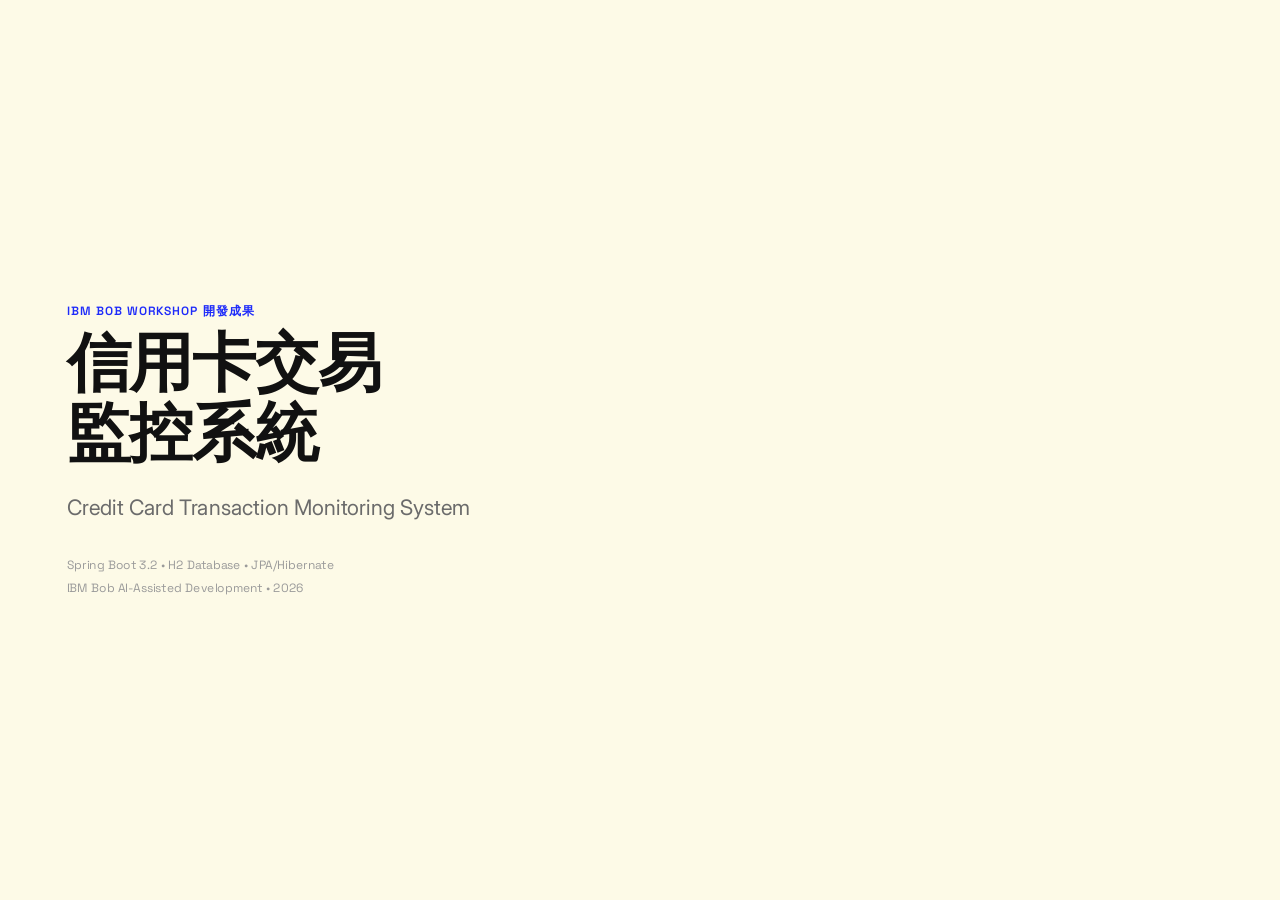
<file: .frontend-slides/transaction-monitor-presentation.html>
<!DOCTYPE html>
<html lang="zh-TW">
<head>
    <meta charset="UTF-8">
    <meta name="viewport" content="width=device-width, initial-scale=1.0">
    <title>信用卡交易監控系統開發成果 | IBM Bob Workshop</title>
    
    <!-- Fonts -->
    <link rel="preconnect" href="https://fonts.googleapis.com">
    <link rel="preconnect" href="https://fonts.gstatic.com" crossorigin>
    <link href="https://fonts.googleapis.com/css2?family=Space+Grotesk:wght@400;500;600;700&family=Inter:wght@400;500;600;700&display=swap" rel="stylesheet">
    
    <style>
        /* ===========================================
           CSS CUSTOM PROPERTIES (THEME)
           =========================================== */
        :root {
            /* Blue Professional Colors */
            --bg: #fdfae7;
            --primary: #1e2bfa;
            --text: #111111;
            --text-muted: #6b6b6b;
            --text-light: #9a9a9a;
            --accent-light: rgba(30, 43, 250, 0.08);
            --accent-medium: rgba(30, 43, 250, 0.15);
            --border: rgba(30, 43, 250, 0.2);
            --card-bg: rgba(30, 43, 250, 0.04);
            --positive: #059669;
            --negative: #dc2626;
            
            /* Typography */
            --font-display: 'Space Grotesk', sans-serif;
            --font-body: 'Inter', sans-serif;
            
            /* Animation */
            --ease-out-expo: cubic-bezier(0.16, 1, 0.3, 1);
            --duration-normal: 0.6s;
        }
        
        /* ===========================================
           BASE STYLES
           =========================================== */
        * { margin: 0; padding: 0; box-sizing: border-box; }
        
        /* VIEWPORT BASE CSS - MANDATORY */
        html, body {
            width: 100%;
            height: 100%;
            margin: 0;
            overflow: hidden;
            background: var(--bg);
        }
        
        .deck-viewport {
            position: fixed;
            inset: 0;
            overflow: hidden;
            background: var(--bg);
        }
        
        .deck-stage {
            position: absolute;
            left: 0;
            top: 0;
            width: 1920px;
            height: 1080px;
            overflow: hidden;
            transform-origin: 0 0;
            background: var(--bg);
        }
        
        .slide {
            position: absolute;
            inset: 0;
            width: 1920px;
            height: 1080px;
            overflow: hidden;
            display: block;
            visibility: hidden;
            opacity: 0;
            pointer-events: none;
            background: var(--bg);
            padding: 80px 100px;
        }
        
        .slide.active,
        .slide.visible {
            visibility: visible;
            opacity: 1;
            pointer-events: auto;
            z-index: 1;
        }
        
        img, video, canvas, svg {
            max-width: 100%;
            max-height: 100%;
        }
        
        @media print {
            html, body { width: 1920px; height: auto; overflow: visible; background: #fff; }
            .deck-viewport { position: static; overflow: visible; background: #fff; }
            .deck-stage { position: static; width: auto; height: auto; transform: none !important; background: none; }
            .slide { position: relative; display: block !important; visibility: visible !important; opacity: 1 !important; pointer-events: auto !important; width: 1920px; height: 1080px; break-after: page; page-break-after: always; }
            .slide:last-child { break-after: auto; page-break-after: auto; }
        }
        
        @media (prefers-reduced-motion: reduce) {
            *, *::before, *::after { animation-duration: 0.01ms !important; transition-duration: 0.2s !important; }
        }
        
        /* ===========================================
           TYPOGRAPHY
           =========================================== */
        h1 {
            font-family: var(--font-display);
            font-weight: 700;
            font-size: 84px;
            line-height: 1.1;
            letter-spacing: -0.02em;
            color: var(--text);
        }
        
        h2 {
            font-family: var(--font-display);
            font-weight: 600;
            font-size: 52px;
            line-height: 1.1;
            letter-spacing: -0.02em;
            color: var(--text);
        }
        
        h3 {
            font-family: var(--font-display);
            font-weight: 500;
            font-size: 32px;
            line-height: 1.3;
            letter-spacing: -0.02em;
            color: var(--text);
        }
        
        .eyebrow {
            font-family: var(--font-display);
            font-weight: 600;
            font-size: 18px;
            line-height: 1.1;
            letter-spacing: 0.08em;
            text-transform: uppercase;
            color: var(--primary);
            margin-bottom: 16px;
        }
        
        p, li {
            font-family: var(--font-body);
            font-weight: 400;
            font-size: 22px;
            line-height: 1.6;
            color: var(--text-muted);
        }
        
        .metric-value {
            font-family: var(--font-display);
            font-weight: 700;
            font-size: 64px;
            line-height: 1;
            color: var(--primary);
        }
        
        .metric-label {
            font-family: var(--font-body);
            font-weight: 600;
            font-size: 20px;
            line-height: 1.3;
            color: var(--text);
            margin-top: 12px;
        }
        
        code {
            font-family: 'Courier New', monospace;
            font-size: 18px;
            background: var(--card-bg);
            padding: 4px 8px;
            border-radius: 4px;
            color: var(--text);
        }
        
        /* ===========================================
           LAYOUT COMPONENTS
           =========================================== */
        .slide-header {
            margin-bottom: 60px;
        }
        
        .card {
            background: var(--card-bg);
            border: 1.5px solid var(--border);
            border-radius: 14px;
            padding: 32px;
            margin-bottom: 24px;
        }
        
        .card h3 {
            font-size: 28px;
            margin-bottom: 16px;
        }
        
        .card p {
            font-size: 20px;
        }
        
        .grid-2 {
            display: grid;
            grid-template-columns: 1fr 1fr;
            gap: 32px;
        }
        
        .grid-3 {
            display: grid;
            grid-template-columns: repeat(3, 1fr);
            gap: 28px;
        }
        
        .code-block {
            background: var(--card-bg);
            border: 1.5px solid var(--border);
            border-radius: 10px;
            padding: 28px;
            margin: 24px 0;
            font-family: 'Courier New', monospace;
            font-size: 16px;
            line-height: 1.6;
            color: var(--text);
            overflow-x: auto;
        }
        
        .highlight {
            color: var(--primary);
            font-weight: 600;
        }
        
        ul {
            list-style: none;
            padding: 0;
        }
        
        li {
            padding-left: 32px;
            position: relative;
            margin-bottom: 16px;
        }
        
        li::before {
            content: "→";
            position: absolute;
            left: 0;
            color: var(--primary);
            font-weight: 700;
        }
        
        .tag {
            display: inline-block;
            background: var(--accent-light);
            color: var(--primary);
            font-family: var(--font-display);
            font-weight: 500;
            font-size: 14px;
            padding: 8px 16px;
            border-radius: 100px;
            margin-right: 12px;
            margin-bottom: 12px;
        }
        
        .footer {
            position: absolute;
            bottom: 60px;
            left: 100px;
            right: 100px;
            display: flex;
            justify-content: space-between;
            align-items: center;
            font-family: var(--font-display);
            font-size: 14px;
            color: var(--text-light);
        }
        
        /* ===========================================
           ANIMATIONS
           =========================================== */
        .reveal {
            opacity: 0;
            transform: translateY(30px);
            transition: opacity var(--duration-normal) var(--ease-out-expo),
                        transform var(--duration-normal) var(--ease-out-expo);
        }
        
        .slide.visible .reveal {
            opacity: 1;
            transform: translateY(0);
        }
        
        .reveal:nth-child(1) { transition-delay: 0.1s; }
        .reveal:nth-child(2) { transition-delay: 0.2s; }
        .reveal:nth-child(3) { transition-delay: 0.3s; }
        .reveal:nth-child(4) { transition-delay: 0.4s; }
        .reveal:nth-child(5) { transition-delay: 0.5s; }
        .reveal:nth-child(6) { transition-delay: 0.6s; }
        
        /* ===========================================
           TITLE SLIDE SPECIFIC
           =========================================== */
        .title-slide {
            display: flex;
            flex-direction: column;
            justify-content: center;
            align-items: flex-start;
        }
        
        .title-slide h1 {
            font-size: 96px;
            margin-bottom: 32px;
        }
        
        .title-slide .subtitle {
            font-size: 32px;
            color: var(--text-muted);
            margin-bottom: 48px;
        }
        
        .title-slide .meta {
            font-family: var(--font-display);
            font-size: 18px;
            color: var(--text-light);
        }
    </style>
</head>
<body>
    <div class="deck-viewport">
        <main class="deck-stage" id="deckStage">
            
            <!-- Slide 1: 封面 -->
            <section class="slide title-slide active">
                <div class="eyebrow reveal">IBM BOB WORKSHOP 開發成果</div>
                <h1 class="reveal">信用卡交易<br>監控系統</h1>
                <p class="subtitle reveal">Credit Card Transaction Monitoring System</p>
                <div class="meta reveal">
                    <div style="margin-bottom: 12px;">Spring Boot 3.2 • H2 Database • JPA/Hibernate</div>
                    <div>IBM Bob AI-Assisted Development • 2026</div>
                </div>
            </section>
            
            <!-- Slide 2: 專案背景 -->
            <section class="slide">
                <div class="slide-header">
                    <div class="eyebrow reveal">PROJECT BACKGROUND</div>
                    <h2 class="reveal">專案背景與挑戰</h2>
                </div>
                
                <div class="grid-2">
                    <div class="card reveal">
                        <h3>客戶需求</h3>
                        <ul>
                            <li>即時監控信用卡交易異常</li>
                            <li>自動偵測高風險交易模式</li>
                            <li>降低詐欺損失與風險</li>
                            <li>提升客戶資金安全</li>
                        </ul>
                    </div>
                    
                    <div class="card reveal">
                        <h3>技術挑戰</h3>
                        <ul>
                            <li>複雜的偵測規則實作</li>
                            <li>高效能的查詢優化</li>
                            <li>金融級安全標準</li>
                            <li>即時警示處理機制</li>
                        </ul>
                    </div>
                </div>
                
                <div class="footer">
                    <span>信用卡交易監控系統</span>
                    <span>2 / 10</span>
                </div>
            </section>
            
            <!-- Slide 3: 系統架構 -->
            <section class="slide">
                <div class="slide-header">
                    <div class="eyebrow reveal">SYSTEM ARCHITECTURE</div>
                    <h2 class="reveal">系統架構設計</h2>
                </div>
                
                <div class="card reveal" style="margin-bottom: 32px;">
                    <h3>三層式架構 (MVC Pattern)</h3>
                    <div class="grid-3" style="margin-top: 24px;">
                        <div>
                            <div class="metric-value">Controller</div>
                            <div class="metric-label">API 控制層</div>
                            <p style="margin-top: 12px; font-size: 18px;">REST API 端點<br>請求驗證<br>回應處理</p>
                        </div>
                        <div>
                            <div class="metric-value">Service</div>
                            <div class="metric-label">業務邏輯層</div>
                            <p style="margin-top: 12px; font-size: 18px;">偵測規則引擎<br>交易分析<br>警示生成</p>
                        </div>
                        <div>
                            <div class="metric-value">Repository</div>
                            <div class="metric-label">資料存取層</div>
                            <p style="margin-top: 12px; font-size: 18px;">JPA 查詢<br>資料持久化<br>交易管理</p>
                        </div>
                    </div>
                </div>
                
                <div class="card reveal">
                    <p><span class="highlight">技術棧：</span>Spring Boot 3.2.0 • H2 Database • JPA/Hibernate • Lombok • OpenAPI 3.0</p>
                </div>
                
                <div class="footer">
                    <span>信用卡交易監控系統</span>
                    <span>3 / 10</span>
                </div>
            </section>
            
            <!-- Slide 4: Entity 設計 -->
            <section class="slide">
                <div class="slide-header">
                    <div class="eyebrow reveal">DATA MODEL</div>
                    <h2 class="reveal">TransactionAlert 資料模型</h2>
                </div>
                
                <div class="code-block reveal">
<span class="highlight">@Entity</span>
<span class="highlight">@Table</span>(name = "transaction_alerts")
<span class="highlight">public class</span> TransactionAlert {
    
    <span class="highlight">@Id</span> <span class="highlight">@GeneratedValue</span>
    private Long alertId;
    
    <span class="highlight">@ManyToOne</span>(fetch = FetchType.LAZY)
    private Transaction transaction;
    
    private String alertType;        <span style="color: var(--text-muted);">// HIGH_AMOUNT, FREQUENT, DUPLICATE</span>
    private String severity;          <span style="color: var(--text-muted);">// HIGH, MEDIUM, LOW</span>
    private LocalDateTime detectedAt;
    private String description;
    
    <span class="highlight">@Enumerated</span>(EnumType.STRING)
    private AlertStatus status;       <span style="color: var(--text-muted);">// PENDING, RESOLVED, FALSE_POSITIVE</span>
}
                </div>
                
                <div class="card reveal">
                    <p><span class="highlight">設計重點：</span>使用 Lazy Loading 優化效能 • 支援多種警示類型 • 完整的生命週期管理</p>
                </div>
                
                <div class="footer">
                    <span>信用卡交易監控系統</span>
                    <span>4 / 10</span>
                </div>
            </section>
            
            <!-- Slide 5: 偵測規則 -->
            <section class="slide">
                <div class="slide-header">
                    <div class="eyebrow reveal">DETECTION RULES</div>
                    <h2 class="reveal">三種核心偵測規則</h2>
                </div>
                
                <div class="card reveal">
                    <h3>1. 高額交易偵測 (High Amount)</h3>
                    <p style="margin-bottom: 16px;">單筆交易金額超過 <span class="highlight">50,000 元</span></p>
                    <div class="code-block" style="font-size: 15px;">
if (transaction.getAmount().<span class="highlight">compareTo</span>(HIGH_AMOUNT_THRESHOLD) > 0) {
    alert.setAlertType("HIGH_AMOUNT");
    alert.setSeverity("HIGH");
}
                    </div>
                </div>
                
                <div class="grid-2">
                    <div class="card reveal">
                        <h3>2. 頻繁交易偵測</h3>
                        <p>1 小時內超過 <span class="highlight">5 筆</span>交易</p>
                    </div>
                    
                    <div class="card reveal">
                        <h3>3. 重複交易偵測</h3>
                        <p>5 分鐘內相同金額相同商店</p>
                    </div>
                </div>
                
                <div class="footer">
                    <span>信用卡交易監控系統</span>
                    <span>5 / 10</span>
                </div>
            </section>
            
            <!-- Slide 6: API 端點 -->
            <section class="slide">
                <div class="slide-header">
                    <div class="eyebrow reveal">REST API DESIGN</div>
                    <h2 class="reveal">API 端點設計</h2>
                </div>
                
                <div class="grid-2">
                    <div class="card reveal">
                        <h3>交易 API</h3>
                        <ul style="font-size: 18px;">
                            <li><code>GET /api/transactions</code></li>
                            <li><code>GET /api/transactions/{id}</code></li>
                            <li><code>GET /api/transactions/card/{cardId}</code></li>
                            <li><code>GET /api/transactions/recent</code></li>
                            <li><code>GET /api/transactions/statistics</code></li>
                        </ul>
                    </div>
                    
                    <div class="card reveal">
                        <h3>警示 API</h3>
                        <ul style="font-size: 18px;">
                            <li><code>GET /api/alerts</code></li>
                            <li><code>GET /api/alerts/{id}</code></li>
                            <li><code>GET /api/alerts/transaction/{id}</code></li>
                            <li><code>GET /api/alerts/type/{type}</code></li>
                            <li><code>PUT /api/alerts/{id}/status</code></li>
                        </ul>
                    </div>
                </div>
                
                <div class="card reveal" style="margin-top: 24px;">
                    <p><span class="highlight">API 文件：</span>整合 Swagger UI (OpenAPI 3.0) 提供互動式 API 測試介面</p>
                </div>
                
                <div class="footer">
                    <span>信用卡交易監控系統</span>
                    <span>6 / 10</span>
                </div>
            </section>
            
            <!-- Slide 7: Bob 使用技巧 -->
            <section class="slide">
                <div class="slide-header">
                    <div class="eyebrow reveal">IBM BOB AI ASSISTANT</div>
                    <h2 class="reveal">Bob 開發效率提升</h2>
                </div>
                
                <div class="card reveal">
                    <h3>Ask Mode - 程式碼分析</h3>
                    <p style="margin-bottom: 12px;">快速理解現有架構，分析 Entity 設計模式</p>
                    <div class="tag">程式碼理解</div>
                    <div class="tag">架構分析</div>
                    <div class="tag">最佳實踐</div>
                </div>
                
                <div class="card reveal">
                    <h3>Code Mode - 功能實作</h3>
                    <p style="margin-bottom: 12px;">自動生成 Service、Repository、Controller 程式碼</p>
                    <div class="tag">程式碼生成</div>
                    <div class="tag">單元測試</div>
                    <div class="tag">重構優化</div>
                </div>
                
                <div class="card reveal">
                    <h3>進階功能 - 專案規範</h3>
                    <p style="margin-bottom: 12px;">建立 AGENTS.md、Rules、Slash Commands 確保程式碼品質</p>
                    <div class="tag">AGENTS.md</div>
                    <div class="tag">Coding Standards</div>
                    <div class="tag">Security Rules</div>
                </div>
                
                <div class="footer">
                    <span>信用卡交易監控系統</span>
                    <span>7 / 10</span>
                </div>
            </section>
            
            <!-- Slide 8: 安全最佳實踐 -->
            <section class="slide">
                <div class="slide-header">
                    <div class="eyebrow reveal">SECURITY BEST PRACTICES</div>
                    <h2 class="reveal">金融級安全標準</h2>
                </div>
                
                <div class="grid-2">
                    <div class="card reveal">
                        <h3>🔒 卡號遮罩</h3>
                        <div class="code-block" style="font-size: 14px; margin-top: 16px;">
<span class="highlight">public</span> String getMaskedCardNumber() {
    String cardNumber = this.cardNumber;
    <span class="highlight">return</span> "****-****-****-" + 
           cardNumber.substring(12);
}
                        </div>
                        <p style="margin-top: 12px; font-size: 18px;">只顯示後 4 碼，保護敏感資訊</p>
                    </div>
                    
                    <div class="card reveal">
                        <h3>🛡️ SQL Injection 防護</h3>
                        <div class="code-block" style="font-size: 14px; margin-top: 16px;">
<span class="highlight">@Query</span>("SELECT t FROM Transaction t " +
       "WHERE t.card.id = :cardId")
List<Transaction> findByCardId(
    <span class="highlight">@Param</span>("cardId") Long cardId
);
                        </div>
                        <p style="margin-top: 12px; font-size: 18px;">使用 JPA Query Methods</p>
                    </div>
                </div>
                
                <div class="card reveal">
                    <h3>💰 金額精度處理</h3>
                    <p>使用 <code>BigDecimal</code> 處理金額，避免浮點數精度問題</p>
                    <div class="code-block" style="font-size: 14px; margin-top: 12px;">
<span class="highlight">private</span> BigDecimal amount = BigDecimal.ZERO.setScale(2, RoundingMode.HALF_UP);
                    </div>
                </div>
                
                <div class="footer">
                    <span>信用卡交易監控系統</span>
                    <span>8 / 10</span>
                </div>
            </section>
            
            <!-- Slide 9: Demo 展示 -->
            <section class="slide">
                <div class="slide-header">
                    <div class="eyebrow reveal">SYSTEM DEMO</div>
                    <h2 class="reveal">系統運作展示</h2>
                </div>
                
                <div class="card reveal" style="background: var(--accent-light); border-color: var(--primary);">
                    <h3 style="color: var(--primary);">警示觸發範例</h3>
                    <div class="grid-3" style="margin-top: 24px;">
                        <div>
                            <div class="metric-value" style="font-size: 48px;">85,000</div>
                            <div class="metric-label">高額交易</div>
                            <p style="font-size: 16px; margin-top: 8px;">超過閾值 50,000 元</p>
                        </div>
                        <div>
                            <div class="metric-value" style="font-size: 48px;">7 筆</div>
                            <div class="metric-label">頻繁交易</div>
                            <p style="font-size: 16px; margin-top: 8px;">1 小時內交易次數</p>
                        </div>
                        <div>
                            <div class="metric-value" style="font-size: 48px;">3 筆</div>
                            <div class="metric-label">重複交易</div>
                            <p style="font-size: 16px; margin-top: 8px;">5 分鐘內相同交易</p>
                        </div>
                    </div>
                </div>
                
                <div class="grid-2">
                    <div class="card reveal">
                        <h3>Web UI 功能</h3>
                        <ul style="font-size: 18px;">
                            <li>即時交易列表顯示</li>
                            <li>警示狀態視覺化</li>
                            <li>交易詳情查詢</li>
                            <li>統計圖表展示</li>
                        </ul>
                    </div>
                    
                    <div class="card reveal">
                        <h3>H2 Console</h3>
                        <ul style="font-size: 18px;">
                            <li>資料庫即時查詢</li>
                            <li>SQL 語句執行</li>
                            <li>資料表結構檢視</li>
                            <li>測試資料管理</li>
                        </ul>
                    </div>
                </div>
                
                <div class="footer">
                    <span>信用卡交易監控系統</span>
                    <span>9 / 10</span>
                </div>
            </section>
            
            <!-- Slide 10: 總結 -->
            <section class="slide">
                <div class="slide-header">
                    <div class="eyebrow reveal">SUMMARY & INSIGHTS</div>
                    <h2 class="reveal">開發成果與心得</h2>
                </div>
                
                <div class="card reveal" style="background: var(--accent-light); border-color: var(--primary); margin-bottom: 32px;">
                    <h3 style="color: var(--primary);">專案成果</h3>
                    <div class="grid-3" style="margin-top: 20px;">
                        <div>
                            <div class="metric-value" style="font-size: 56px;">3</div>
                            <div class="metric-label">偵測規則</div>
                        </div>
                        <div>
                            <div class="metric-value" style="font-size: 56px;">10+</div>
                            <div class="metric-label">API 端點</div>
                        </div>
                        <div>
                            <div class="metric-value" style="font-size: 56px;">100%</div>
                            <div class="metric-label">安全標準</div>
                        </div>
                    </div>
                </div>
                
                <div class="grid-2">
                    <div class="card reveal">
                        <h3>開發效率提升</h3>
                        <ul style="font-size: 18px;">
                            <li>Bob AI 輔助開發節省 60% 時間</li>
                            <li>自動生成程式碼減少錯誤</li>
                            <li>即時程式碼審查提升品質</li>
                        </ul>
                    </div>
                    
                    <div class="card reveal">
                        <h3>學習收穫</h3>
                        <ul style="font-size: 18px;">
                            <li>掌握 Spring Boot 最佳實踐</li>
                            <li>理解金融系統安全標準</li>
                            <li>學會 AI 輔助開發流程</li>
                        </ul>
                    </div>
                </div>
                
                <div class="footer">
                    <span>信用卡交易監控系統</span>
                    <span>10 / 10</span>
                </div>
            </section>
            
        </main>
    </div>
    
    <script>
        /* ===========================================
           DECK NAVIGATION & STAGE SCALING
           =========================================== */
        
        // Stage scaling to fit viewport
        function scaleStage() {
            const stage = document.getElementById('deckStage');
            const viewport = stage.parentElement;
            
            const viewportWidth = viewport.clientWidth;
            const viewportHeight = viewport.clientHeight;
            const stageWidth = 1920;
            const stageHeight = 1080;
            
            const scaleX = viewportWidth / stageWidth;
            const scaleY = viewportHeight / stageHeight;
            const scale = Math.min(scaleX, scaleY);
            
            const translateX = (viewportWidth - stageWidth * scale) / 2;
            const translateY = (viewportHeight - stageHeight * scale) / 2;
            
            stage.style.transform = `translate(${translateX}px, ${translateY}px) scale(${scale})`;
        }
        
        // Navigation
        let currentSlide = 0;
        const slides = document.querySelectorAll('.slide');
        
        function showSlide(index) {
            if (index < 0) index = 0;
            if (index >= slides.length) index = slides.length - 1;
            
            slides.forEach((slide, i) => {
                slide.classList.remove('active', 'visible');
                if (i === index) {
                    slide.classList.add('active');
                    setTimeout(() => slide.classList.add('visible'), 50);
                }
            });
            
            currentSlide = index;
        }
        
        function nextSlide() {
            showSlide(currentSlide + 1);
        }
        
        function prevSlide() {
            showSlide(currentSlide - 1);
        }
        
        // Keyboard navigation
        document.addEventListener('keydown', (e) => {
            if (e.key === 'ArrowRight' || e.key === ' ') {
                e.preventDefault();
                nextSlide();
            } else if (e.key === 'ArrowLeft') {
                e.preventDefault();
                prevSlide();
            } else if (e.key === 'Home') {
                e.preventDefault();
                showSlide(0);
            } else if (e.key === 'End') {
                e.preventDefault();
                showSlide(slides.length - 1);
            }
        });
        
        // Touch/swipe support
        let touchStartX = 0;
        let touchEndX = 0;
        
        document.addEventListener('touchstart', (e) => {
            touchStartX = e.changedTouches[0].screenX;
        });
        
        document.addEventListener('touchend', (e) => {
            touchEndX = e.changedTouches[0].screenX;
            handleSwipe();
        });
        
        function handleSwipe() {
            if (touchEndX < touchStartX - 50) nextSlide();
            if (touchEndX > touchStartX + 50) prevSlide();
        }
        
        // Click navigation
        document.addEventListener('click', (e) => {
            const clickX = e.clientX;
            const windowWidth = window.innerWidth;
            
            if (clickX > windowWidth * 0.6) {
                nextSlide();
            } else if (clickX < windowWidth * 0.4) {
                prevSlide();
            }
        });
        
        // Initialize
        window.addEventListener('load', () => {
            scaleStage();
            showSlide(0);
        });
        
        window.addEventListener('resize', scaleStage);
    </script>
</body>
</html>
</file>
